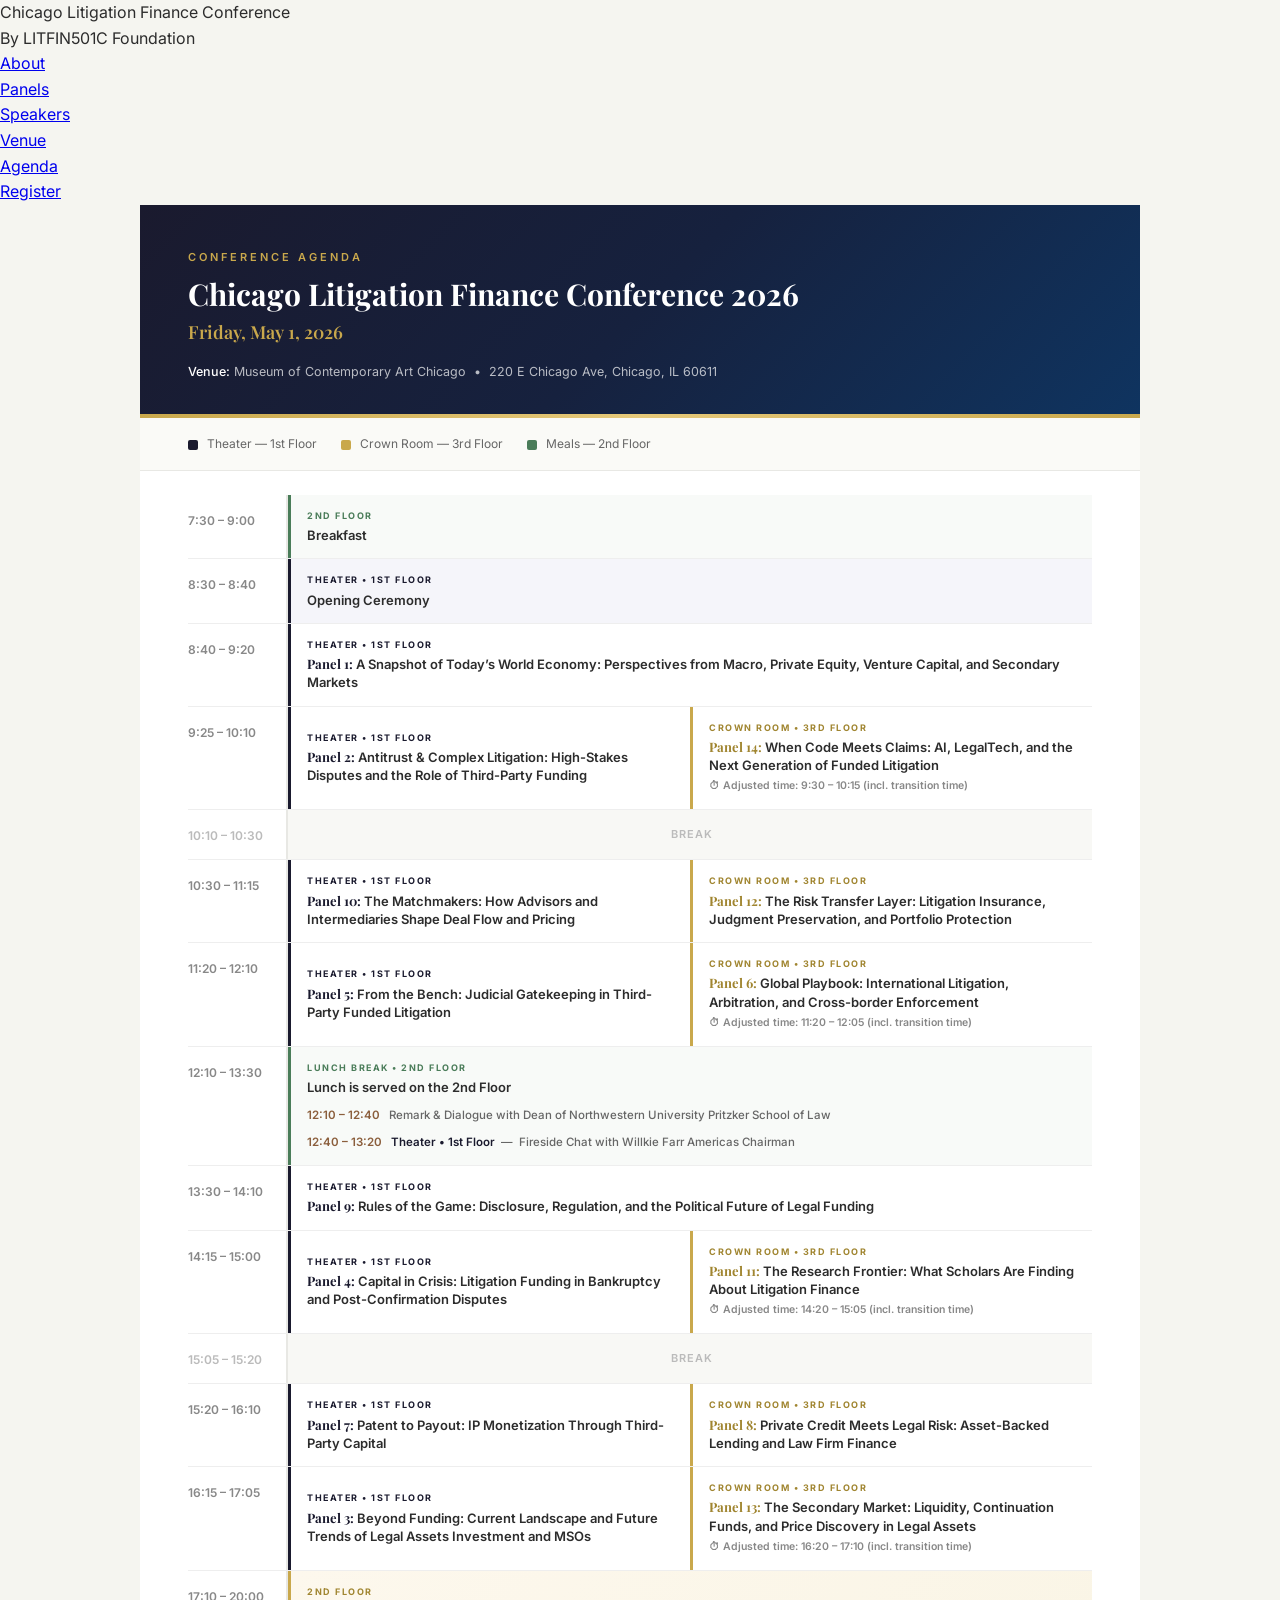
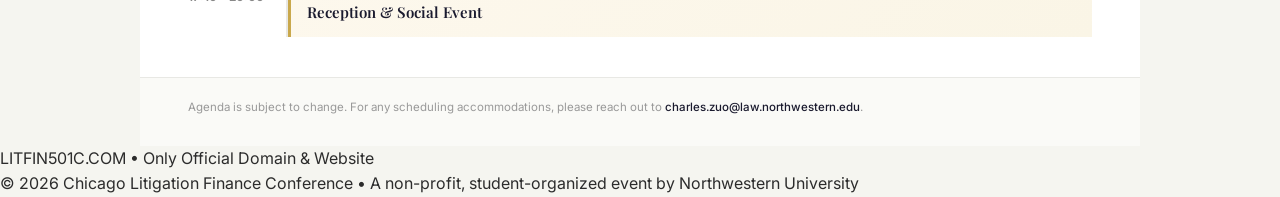
<file: agenda.html>
<!DOCTYPE html>
<html lang="en">
<head>
<meta charset="UTF-8">
<meta name="viewport" content="width=device-width, initial-scale=1.0">
<title>Chicago Litigation Finance Conference 2026 — Agenda</title>
<link href="https://fonts.googleapis.com/css2?family=Inter:wght@300;400;500;600;700&family=Playfair+Display:wght@600;700&display=swap" rel="stylesheet">
<style>
  @import url('https://fonts.googleapis.com/css2?family=Inter:wght@300;400;500;600;700&family=Playfair+Display:wght@600;700&display=swap');

  *, *::before, *::after { box-sizing: border-box; margin: 0; padding: 0; }

  body {
    font-family: 'Inter', -apple-system, BlinkMacSystemFont, sans-serif;
    background: #f5f5f0;
    color: #2c2c2c;
    line-height: 1.6;
    -webkit-print-color-adjust: exact;
    print-color-adjust: exact;
  }

  .page {
    max-width: 1000px;
    margin: 0 auto;
    background: #fff;
  }

  /* --- HEADER --- */
  .header {
    background: linear-gradient(135deg, #1a1a2e 0%, #16213e 50%, #0f3460 100%);
    color: #fff;
    padding: 44px 48px 36px;
    position: relative;
    overflow: hidden;
  }
  .header::after {
    content: '';
    position: absolute;
    bottom: 0; left: 0; right: 0;
    height: 4px;
    background: linear-gradient(90deg, #c9a84c, #e6c97a, #c9a84c);
  }
  .header-eyebrow {
    font-size: 11px;
    font-weight: 600;
    letter-spacing: 3px;
    text-transform: uppercase;
    color: #c9a84c;
    margin-bottom: 10px;
  }
  .header h1 {
    font-family: 'Playfair Display', Georgia, serif;
    font-size: 30px;
    font-weight: 700;
    line-height: 1.2;
    margin-bottom: 6px;
  }
  .header h2 {
    font-family: 'Playfair Display', Georgia, serif;
    font-size: 18px;
    font-weight: 600;
    color: #c9a84c;
    margin-bottom: 14px;
  }
  .header-meta {
    font-size: 12.5px;
    color: rgba(255,255,255,0.7);
    line-height: 1.7;
  }
  .header-meta strong { color: #fff; font-weight: 500; }

  /* --- VENUE LEGEND --- */
  .venue-legend {
    display: flex;
    gap: 24px;
    flex-wrap: wrap;
    padding: 16px 48px;
    background: #fafaf7;
    border-bottom: 1px solid #e8e8e4;
    font-size: 12px;
    color: #666;
  }
  .venue-legend .dot {
    display: inline-block;
    width: 10px;
    height: 10px;
    border-radius: 2px;
    margin-right: 6px;
    vertical-align: middle;
  }
  .dot-theater { background: #1a1a2e; }
  .dot-crown   { background: #c9a84c; }
  .dot-meal    { background: #4a7c59; }
  .dot-break   { background: #bbb; }

  /* --- SCHEDULE --- */
  .schedule {
    padding: 24px 48px 40px;
  }

  .time-block {
    display: grid;
    grid-template-columns: 100px 1fr 1fr;
    gap: 0;
    border-bottom: 1px solid #eee;
    min-height: 0;
  }
  .time-block:last-child { border-bottom: none; }

  .time-block.full-width {
    grid-template-columns: 100px 1fr;
  }

  .time-col {
    padding: 14px 12px 14px 0;
    font-size: 12px;
    font-weight: 600;
    color: #888;
    white-space: nowrap;
    border-right: 2px solid #e8e8e4;
    display: flex;
    align-items: flex-start;
    padding-top: 16px;
  }

  .session {
    padding: 14px 16px;
    border-left: 3px solid transparent;
    display: flex;
    flex-direction: column;
    justify-content: center;
  }

  .session-panel { border-left-color: #1a1a2e; }
  .session-panel.crown { border-left-color: #c9a84c; }
  .session-meal { border-left-color: #4a7c59; background: #f8faf8; }
  .session-ceremony { border-left-color: #1a1a2e; background: #f5f5fa; }
  .session-break { border-left-color: #ddd; background: #fafafa; }
  .session-special { border-left-color: #8b5e3c; background: #fdf9f5; }
  .session-reception { border-left-color: #c9a84c; background: linear-gradient(135deg, #fdf8ed 0%, #faf5e6 100%); }

  .session-label {
    font-size: 9px;
    font-weight: 700;
    letter-spacing: 1.5px;
    text-transform: uppercase;
    margin-bottom: 3px;
  }
  .label-theater { color: #1a1a2e; }
  .label-crown { color: #a08530; }
  .label-meal { color: #4a7c59; }
  .label-special { color: #8b5e3c; }

  .session-title {
    font-size: 13px;
    font-weight: 600;
    color: #2c2c2c;
    line-height: 1.4;
  }

  .session-subtitle {
    font-size: 11.5px;
    font-weight: 400;
    color: #888;
    margin-top: 2px;
  }

  .panel-number {
    font-family: 'Playfair Display', Georgia, serif;
    font-weight: 700;
    color: #1a1a2e;
  }
  .crown .panel-number {
    color: #a08530;
  }

  .session.empty-slot {
    border-left-color: transparent;
    background: #fcfcfa;
  }

  /* Break row */
  .break-row {
    grid-template-columns: 100px 1fr;
  }
  .break-row .session {
    font-size: 11px;
    font-weight: 600;
    color: #aaa;
    text-transform: uppercase;
    letter-spacing: 1px;
    padding: 8px 16px;
    text-align: center;
    border-left-color: transparent;
    background: #f8f8f5;
  }

  /* Spanning sessions (meals, reception) */
  .span-all {
    grid-column: 2 / -1;
  }

  /* --- FOOTER --- */
  .footer {
    padding: 20px 48px 28px;
    border-top: 1px solid #e8e8e4;
    background: #fafaf7;
  }
  .footer p {
    font-size: 11.5px;
    color: #999;
    line-height: 1.7;
  }
  .footer a {
    color: #1a1a2e;
    text-decoration: none;
    font-weight: 500;
  }

  /* --- PRINT --- */
  @media print {
    body { background: #fff; font-size: 11px; }
    .page { max-width: 100%; }
    .header { padding: 28px 36px 24px; }
    .header h1 { font-size: 24px; }
    .schedule, .footer, .venue-legend { padding-left: 36px; padding-right: 36px; }
    .session-title { font-size: 11.5px; }
    .time-col { font-size: 10.5px; }
  }

  @media (max-width: 700px) {
    .header, .schedule, .footer, .venue-legend { padding-left: 16px; padding-right: 16px; }
    .time-block { grid-template-columns: 80px 1fr; }
    .time-block:not(.full-width) { grid-template-columns: 80px 1fr; }
    .session { padding: 10px 12px; }
  }
</style>
</head>
<body>

<!-- SITE NAV -->
<nav>
  <div class="nav-brand">Chicago Litigation Finance <span>Conference</span><div class="nav-byline">By LITFIN501C Foundation</div></div>
  <ul class="nav-links">
    <li><a href="https://litfin501c.com/#about">About</a></li>
    <li><a href="https://litfin501c.com/#panels">Panels</a></li>
    <li><a href="https://litfin501c.com/#speakers-section">Speakers</a></li>
    <li><a href="https://litfin501c.com/#venue">Venue</a></li>
    <li><a href="agenda.html" class="nav-active">Agenda</a></li>
    <li><a href="https://www.eventbrite.com/e/1984716483429?aff=oddtdtcreator" target="_blank" class="nav-cta">Register</a></li>
  </ul>
</nav>

<div class="page">

  <!-- HEADER -->
  <div class="header">
    <div class="header-eyebrow">Conference Agenda</div>
    <h1>Chicago Litigation Finance Conference 2026</h1>
    <h2>Friday, May 1, 2026</h2>
    <div class="header-meta">
      <strong>Venue:</strong> Museum of Contemporary Art Chicago &nbsp;&bull;&nbsp;
      220 E Chicago Ave, Chicago, IL 60611
    </div>
  </div>

  <!-- VENUE LEGEND -->
  <div class="venue-legend">
    <span><span class="dot dot-theater"></span> Theater &mdash; 1st Floor</span>
    <span><span class="dot dot-crown"></span> Crown Room &mdash; 3rd Floor</span>
    <span><span class="dot dot-meal"></span> Meals &mdash; 2nd Floor</span>
  </div>

  <!-- SCHEDULE -->
  <div class="schedule">

    <!-- Breakfast -->
    <div class="time-block full-width">
      <div class="time-col">7:30 &ndash; 9:00</div>
      <div class="session session-meal span-all">
        <div class="session-label label-meal">2nd Floor</div>
        <div class="session-title">Breakfast</div>
      </div>
    </div>

    <!-- Opening Ceremony -->
    <div class="time-block full-width">
      <div class="time-col">8:30 &ndash; 8:40</div>
      <div class="session session-ceremony span-all">
        <div class="session-label label-theater">Theater &bull; 1st Floor</div>
        <div class="session-title">Opening Ceremony</div>
      </div>
    </div>

    <!-- Panel 1 -->
    <div class="time-block full-width">
      <div class="time-col">8:40 &ndash; 9:20</div>
      <div class="session session-panel span-all">
        <div class="session-label label-theater">Theater &bull; 1st Floor</div>
        <div class="session-title"><span class="panel-number">Panel 1:</span> A Snapshot of Today&rsquo;s World Economy: Perspectives from Macro, Private Equity, Venture Capital, and Secondary Markets</div>
      </div>
    </div>

    <!-- 9:25-10:10 — Dual Track -->
    <div class="time-block">
      <div class="time-col">9:25 &ndash; 10:10</div>
      <div class="session session-panel">
        <div class="session-label label-theater">Theater &bull; 1st Floor</div>
        <div class="session-title"><span class="panel-number">Panel 2:</span> Antitrust &amp; Complex Litigation: High-Stakes Disputes and the Role of Third-Party Funding</div>
      </div>
      <div class="session session-panel crown">
        <div class="session-label label-crown">Crown Room &bull; 3rd Floor</div>
        <div class="session-title"><span class="panel-number">Panel 14:</span> When Code Meets Claims: AI, LegalTech, and the Next Generation of Funded Litigation</div>
        <div class="session-subtitle" style="color:#888; font-weight:600; font-size:10.5px; margin-top:4px;">&#9201; Adjusted time: 9:30 &ndash; 10:15 (incl. transition time)</div>
      </div>
    </div>

    <!-- Break -->
    <div class="time-block break-row">
      <div class="time-col" style="color:#bbb;">10:10 &ndash; 10:30</div>
      <div class="session" style="border-left-color:transparent; background:#f8f8f5; text-align:center;">
        <div style="font-size:11px; font-weight:600; color:#bbb; text-transform:uppercase; letter-spacing:1px;">Break</div>
      </div>
    </div>

    <!-- 10:30-11:15 — Dual Track -->
    <div class="time-block">
      <div class="time-col">10:30 &ndash; 11:15</div>
      <div class="session session-panel">
        <div class="session-label label-theater">Theater &bull; 1st Floor</div>
        <div class="session-title"><span class="panel-number">Panel 10:</span> The Matchmakers: How Advisors and Intermediaries Shape Deal Flow and Pricing</div>
      </div>
      <div class="session session-panel crown">
        <div class="session-label label-crown">Crown Room &bull; 3rd Floor</div>
        <div class="session-title"><span class="panel-number">Panel 12:</span> The Risk Transfer Layer: Litigation Insurance, Judgment Preservation, and Portfolio Protection</div>
      </div>
    </div>

    <!-- 11:20-12:10 — Dual Track -->
    <div class="time-block">
      <div class="time-col">11:20 &ndash; 12:10</div>
      <div class="session session-panel">
        <div class="session-label label-theater">Theater &bull; 1st Floor</div>
        <div class="session-title"><span class="panel-number">Panel 5:</span> From the Bench: Judicial Gatekeeping in Third-Party Funded Litigation</div>
      </div>
      <div class="session session-panel crown">
        <div class="session-label label-crown">Crown Room &bull; 3rd Floor</div>
        <div class="session-title"><span class="panel-number">Panel 6:</span> Global Playbook: International Litigation, Arbitration, and Cross-border Enforcement</div>
        <div class="session-subtitle" style="color:#888; font-weight:600; font-size:10.5px; margin-top:4px;">&#9201; Adjusted time: 11:20 &ndash; 12:05 (incl. transition time)</div>
      </div>
    </div>

    <!-- Lunch Block -->
    <div class="time-block full-width">
      <div class="time-col">12:10 &ndash; 13:30</div>
      <div class="session session-meal span-all">
        <div class="session-label label-meal">Lunch Break &bull; 2nd Floor</div>
        <div class="session-title" style="margin-bottom:8px;">Lunch is served on the 2nd Floor</div>
        <div style="display:flex; flex-direction:column; gap: 6px;">
          <div class="session-subtitle" style="color:#666; font-weight:500;">
            <span style="color:#8b5e3c; font-weight:600;">12:10 &ndash; 12:40</span> &nbsp; Remark &amp; Dialogue with Dean of Northwestern University Pritzker School of Law
          </div>
          <div class="session-subtitle" style="color:#666; font-weight:500;">
            <span style="color:#8b5e3c; font-weight:600;">12:40 &ndash; 13:20</span> &nbsp; <span style="color:#1a1a2e; font-weight:600;">Theater &bull; 1st Floor</span> &nbsp;&mdash;&nbsp; Fireside Chat with Willkie Farr Americas Chairman
          </div>
        </div>
      </div>
    </div>

    <!-- Panel 9 -->
    <div class="time-block full-width">
      <div class="time-col">13:30 &ndash; 14:10</div>
      <div class="session session-panel span-all">
        <div class="session-label label-theater">Theater &bull; 1st Floor</div>
        <div class="session-title"><span class="panel-number">Panel 9:</span> Rules of the Game: Disclosure, Regulation, and the Political Future of Legal Funding</div>
      </div>
    </div>

    <!-- 14:15-15:00 — Dual Track -->
    <div class="time-block">
      <div class="time-col">14:15 &ndash; 15:00</div>
      <div class="session session-panel">
        <div class="session-label label-theater">Theater &bull; 1st Floor</div>
        <div class="session-title"><span class="panel-number">Panel 4:</span> Capital in Crisis: Litigation Funding in Bankruptcy and Post-Confirmation Disputes</div>
      </div>
      <div class="session session-panel crown">
        <div class="session-label label-crown">Crown Room &bull; 3rd Floor</div>
        <div class="session-title"><span class="panel-number">Panel 11:</span> The Research Frontier: What Scholars Are Finding About Litigation Finance</div>
        <div class="session-subtitle" style="color:#888; font-weight:600; font-size:10.5px; margin-top:4px;">&#9201; Adjusted time: 14:20 &ndash; 15:05 (incl. transition time)</div>
      </div>
    </div>

    <!-- Break -->
    <div class="time-block break-row">
      <div class="time-col" style="color:#bbb;">15:05 &ndash; 15:20</div>
      <div class="session" style="border-left-color:transparent; background:#f8f8f5; text-align:center;">
        <div style="font-size:11px; font-weight:600; color:#bbb; text-transform:uppercase; letter-spacing:1px;">Break</div>
      </div>
    </div>

    <!-- 15:20-16:10 — Dual Track -->
    <div class="time-block">
      <div class="time-col">15:20 &ndash; 16:10</div>
      <div class="session session-panel">
        <div class="session-label label-theater">Theater &bull; 1st Floor</div>
        <div class="session-title"><span class="panel-number">Panel 7:</span> Patent to Payout: IP Monetization Through Third-Party Capital</div>
      </div>
      <div class="session session-panel crown">
        <div class="session-label label-crown">Crown Room &bull; 3rd Floor</div>
        <div class="session-title"><span class="panel-number">Panel 8:</span> Private Credit Meets Legal Risk: Asset-Backed Lending and Law Firm Finance</div>
      </div>
    </div>

    <!-- 16:15-17:05 — Dual Track -->
    <div class="time-block">
      <div class="time-col">16:15 &ndash; 17:05</div>
      <div class="session session-panel">
        <div class="session-label label-theater">Theater &bull; 1st Floor</div>
        <div class="session-title"><span class="panel-number">Panel 3:</span> Beyond Funding: Current Landscape and Future Trends of Legal Assets Investment and MSOs</div>
      </div>
      <div class="session session-panel crown">
        <div class="session-label label-crown">Crown Room &bull; 3rd Floor</div>
        <div class="session-title"><span class="panel-number">Panel 13:</span> The Secondary Market: Liquidity, Continuation Funds, and Price Discovery in Legal Assets</div>
        <div class="session-subtitle" style="color:#888; font-weight:600; font-size:10.5px; margin-top:4px;">&#9201; Adjusted time: 16:20 &ndash; 17:10 (incl. transition time)</div>
      </div>
    </div>

    <!-- Reception -->
    <div class="time-block full-width">
      <div class="time-col">17:10 &ndash; 20:00</div>
      <div class="session session-reception span-all">
        <div class="session-label" style="color:#a08530;">2nd Floor</div>
        <div class="session-title" style="font-family:'Playfair Display',Georgia,serif; font-size:15px; color:#1a1a2e;">Reception &amp; Social Event</div>
      </div>
    </div>

  </div><!-- .schedule -->

  <!-- AGENDA FOOTER -->
  <div class="footer">
    <p>Agenda is subject to change. For any scheduling accommodations, please reach out to <a href="mailto:charles.zuo@law.northwestern.edu">charles.zuo@law.northwestern.edu</a>.</p>
  </div>

</div><!-- .page -->

<!-- SITE FOOTER -->
<div class="site-footer">
  <div>LITFIN501C.COM &bull; Only Official Domain &amp; Website</div>
  <div>&copy; 2026 Chicago Litigation Finance Conference &bull; A non-profit, student-organized event by Northwestern University</div>
</div>

<script>
(function () {
  var nav = document.querySelector('nav');
  // Agenda page starts scrolled — keep nav always in scrolled state
  nav.classList.add('nav-scrolled-agenda');
  // Still allow dynamic scroll feedback for future-proofing
  window.addEventListener('scroll', function () {
    if (window.scrollY > 40) {
      nav.style.boxShadow = '0 2px 12px rgba(0,0,0,0.08)';
    } else {
      nav.style.boxShadow = 'none';
    }
  });
}());
</script>
</body>
</html>
</file>
